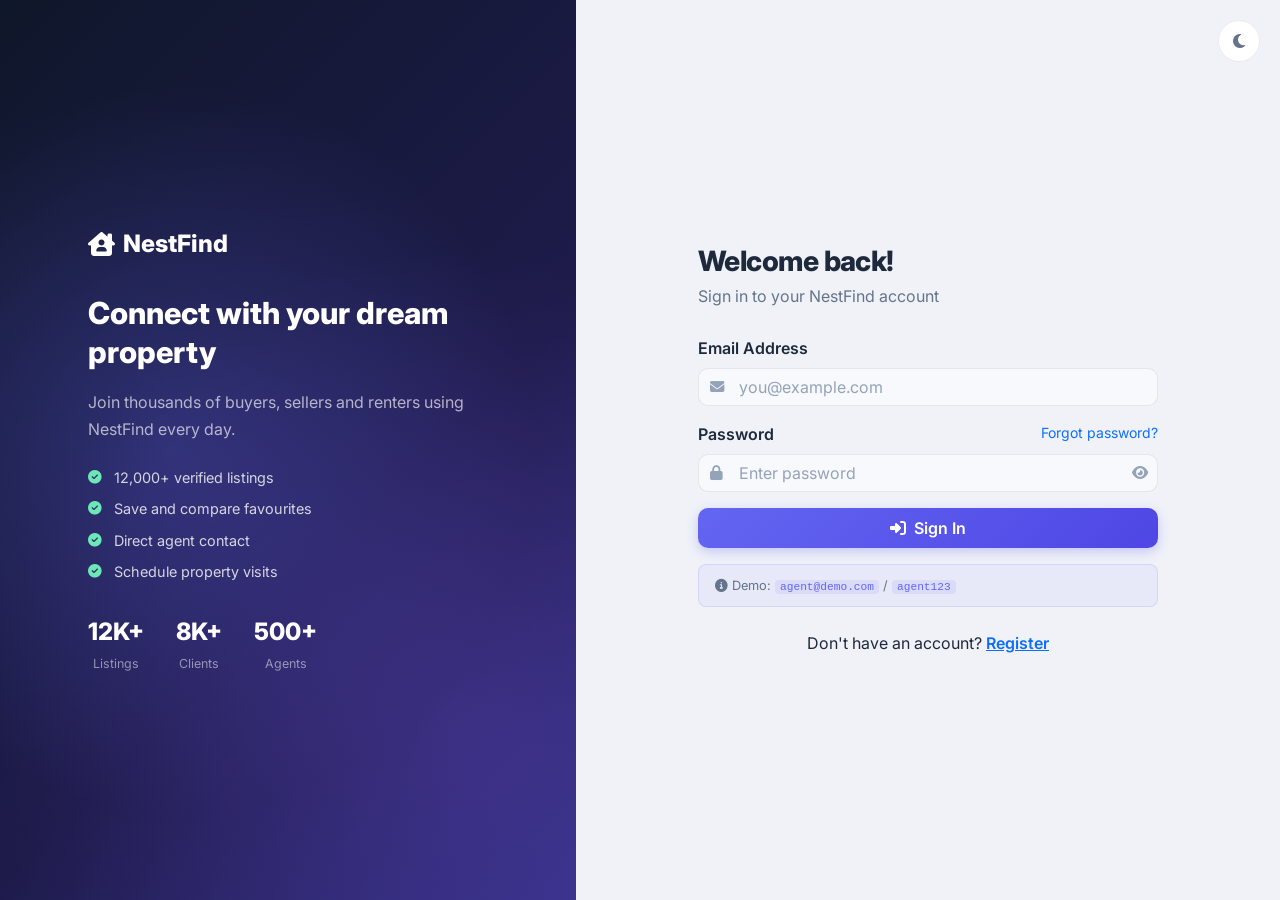
<file: login.html>
<!DOCTYPE html>
<html lang="en" data-theme="light">
<head>
  <meta charset="UTF-8"/><meta name="viewport" content="width=device-width,initial-scale=1.0"/>
  <title>Sign In – NestFind</title>
  <meta name="description" content="Sign in to your NestFind account to manage your property listings and favourites."/>
  <link href="https://cdn.jsdelivr.net/npm/bootstrap@5.3.3/dist/css/bootstrap.min.css" rel="stylesheet"/>
  <link href="https://cdnjs.cloudflare.com/ajax/libs/font-awesome/6.5.0/css/all.min.css" rel="stylesheet"/>
  <link href="https://fonts.googleapis.com/css2?family=Inter:wght@300;400;500;600;700;800&display=swap" rel="stylesheet"/>
  <link rel="stylesheet" href="css/style.css"/>
</head>
<body class="auth-body">
<button class="theme-toggle-floating" id="themeToggle"><i class="fas fa-moon" id="themeIcon"></i></button>
<div class="auth-page-wrapper">
  <div class="auth-left d-none d-lg-flex">
    <div class="auth-left-content">
      <a href="index.html" class="auth-brand-link"><i class="fas fa-house-chimney-user"></i> NestFind</a>
      <h2>Connect with your dream property</h2>
      <p>Join thousands of buyers, sellers and renters using NestFind every day.</p>
      <div class="auth-features">
        <div class="auth-feature"><i class="fas fa-check-circle"></i> 12,000+ verified listings</div>
        <div class="auth-feature"><i class="fas fa-check-circle"></i> Save and compare favourites</div>
        <div class="auth-feature"><i class="fas fa-check-circle"></i> Direct agent contact</div>
        <div class="auth-feature"><i class="fas fa-check-circle"></i> Schedule property visits</div>
      </div>
      <div class="auth-stats-row">
        <div class="auth-stat"><strong>12K+</strong><span>Listings</span></div>
        <div class="auth-stat"><strong>8K+</strong><span>Clients</span></div>
        <div class="auth-stat"><strong>500+</strong><span>Agents</span></div>
      </div>
    </div>
  </div>
  <div class="auth-right">
    <div class="auth-form-box">
      <a href="index.html" class="auth-mobile-brand d-lg-none"><i class="fas fa-house-chimney-user"></i> NestFind</a>
      <h2 class="auth-form-title">Welcome back!</h2>
      <p class="auth-form-sub">Sign in to your NestFind account</p>
      <form id="loginForm" novalidate>
        <div class="mb-3">
          <label class="form-label fw-semibold">Email Address</label>
          <div class="input-group-custom"><i class="fas fa-envelope"></i><input type="email" id="loginEmail" class="form-control" placeholder="you@example.com" required/></div>
          <div class="field-error d-none" id="emailErr">Enter a valid email.</div>
        </div>
        <div class="mb-3">
          <div class="d-flex justify-content-between"><label class="form-label fw-semibold">Password</label><a href="#" class="text-primary small text-decoration-none">Forgot password?</a></div>
          <div class="input-group-custom"><i class="fas fa-lock"></i><input type="password" id="loginPassword" class="form-control" placeholder="Enter password" required/><button type="button" class="pw-toggle" id="pwToggle"><i class="fas fa-eye"></i></button></div>
          <div class="field-error d-none" id="passErr">Password must be at least 6 characters.</div>
        </div>
        <div id="loginAlert" class="alert d-none mb-3"></div>
        <button type="submit" class="btn btn-primary-custom w-100 py-2 mb-3">
          <span id="loginBtnText"><i class="fas fa-sign-in-alt me-2"></i>Sign In</span>
          <span id="loginBtnLoad" class="d-none"><i class="fas fa-spinner fa-spin me-2"></i>Signing in...</span>
        </button>
        <div class="demo-hint"><i class="fas fa-circle-info me-1"></i>Demo: <code>agent@demo.com</code> / <code>agent123</code></div>
      </form>
      <p class="text-center mt-4 mb-0">Don't have an account? <a href="register.html" class="text-primary fw-semibold">Register</a></p>
    </div>
  </div>
</div>
<div class="toast-container position-fixed bottom-0 end-0 p-3" id="toastContainer"></div>
<script src="https://cdn.jsdelivr.net/npm/bootstrap@5.3.3/dist/js/bootstrap.bundle.min.js"></script>
<script src="js/theme.js"></script><script src="js/auth.js"></script>
</body>
</html>
</file>
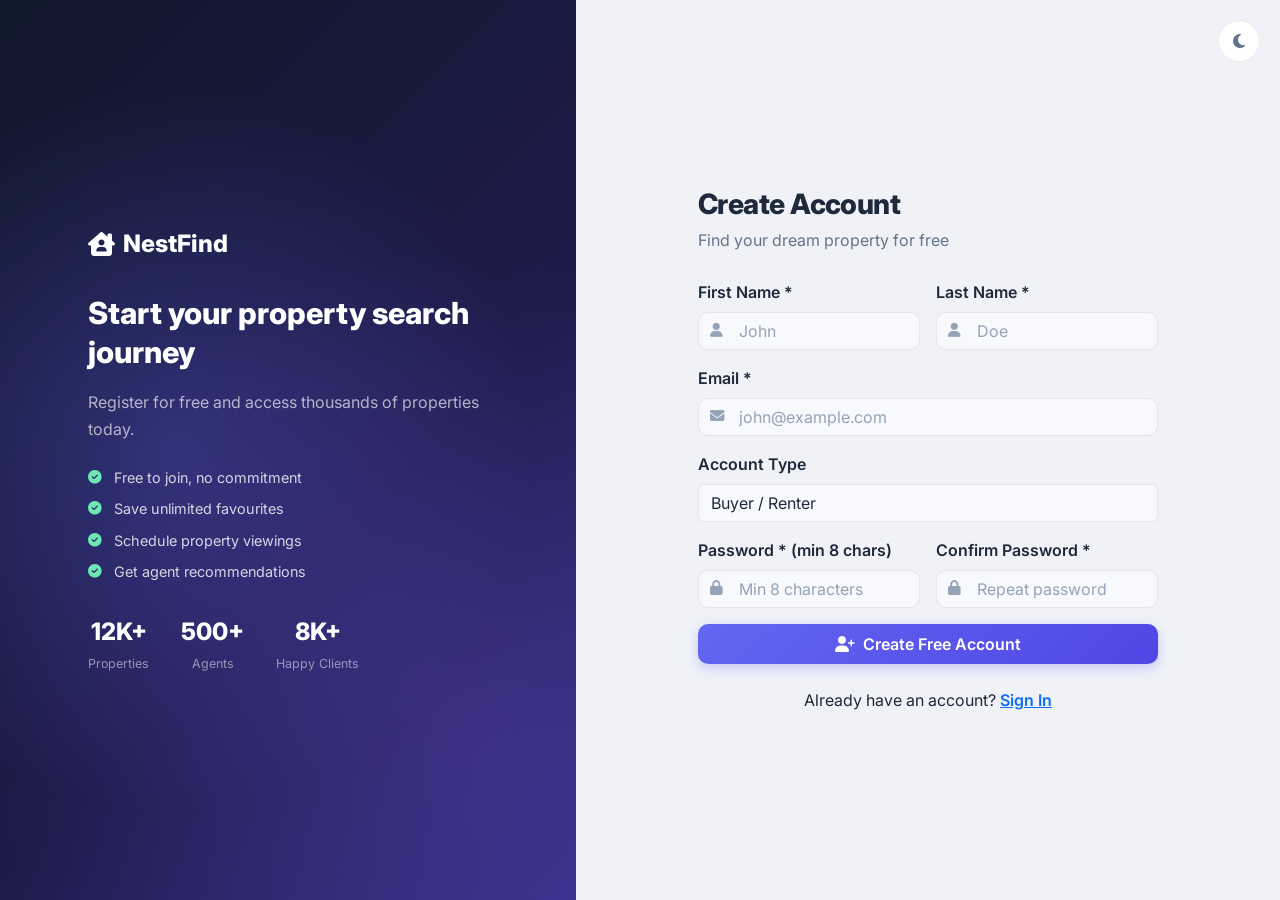
<file: register.html>
<!DOCTYPE html>
<html lang="en" data-theme="light">
<head>
  <meta charset="UTF-8"/><meta name="viewport" content="width=device-width,initial-scale=1.0"/>
  <title>Register – NestFind</title>
  <meta name="description" content="Create your NestFind account and start searching for your dream property today."/>
  <link href="https://cdn.jsdelivr.net/npm/bootstrap@5.3.3/dist/css/bootstrap.min.css" rel="stylesheet"/>
  <link href="https://cdnjs.cloudflare.com/ajax/libs/font-awesome/6.5.0/css/all.min.css" rel="stylesheet"/>
  <link href="https://fonts.googleapis.com/css2?family=Inter:wght@300;400;500;600;700;800&display=swap" rel="stylesheet"/>
  <link rel="stylesheet" href="css/style.css"/>
</head>
<body class="auth-body">
<button class="theme-toggle-floating" id="themeToggle"><i class="fas fa-moon" id="themeIcon"></i></button>
<div class="auth-page-wrapper">
  <div class="auth-left d-none d-lg-flex">
    <div class="auth-left-content">
      <a href="index.html" class="auth-brand-link"><i class="fas fa-house-chimney-user"></i> NestFind</a>
      <h2>Start your property search journey</h2>
      <p>Register for free and access thousands of properties today.</p>
      <div class="auth-features">
        <div class="auth-feature"><i class="fas fa-check-circle"></i> Free to join, no commitment</div>
        <div class="auth-feature"><i class="fas fa-check-circle"></i> Save unlimited favourites</div>
        <div class="auth-feature"><i class="fas fa-check-circle"></i> Schedule property viewings</div>
        <div class="auth-feature"><i class="fas fa-check-circle"></i> Get agent recommendations</div>
      </div>
      <div class="auth-stats-row">
        <div class="auth-stat"><strong>12K+</strong><span>Properties</span></div>
        <div class="auth-stat"><strong>500+</strong><span>Agents</span></div>
        <div class="auth-stat"><strong>8K+</strong><span>Happy Clients</span></div>
      </div>
    </div>
  </div>
  <div class="auth-right">
    <div class="auth-form-box">
      <a href="index.html" class="auth-mobile-brand d-lg-none"><i class="fas fa-house-chimney-user"></i> NestFind</a>
      <h2 class="auth-form-title">Create Account</h2>
      <p class="auth-form-sub">Find your dream property for free</p>
      <form id="registerForm" novalidate>
        <div class="row g-3">
          <div class="col-6">
            <label class="form-label fw-semibold">First Name *</label>
            <div class="input-group-custom"><i class="fas fa-user"></i><input type="text" id="regFirstName" class="form-control" placeholder="John" required/></div>
          </div>
          <div class="col-6">
            <label class="form-label fw-semibold">Last Name *</label>
            <div class="input-group-custom"><i class="fas fa-user"></i><input type="text" id="regLastName" class="form-control" placeholder="Doe" required/></div>
          </div>
          <div class="col-12">
            <label class="form-label fw-semibold">Email *</label>
            <div class="input-group-custom"><i class="fas fa-envelope"></i><input type="email" id="regEmail" class="form-control" placeholder="john@example.com" required/></div>
            <div class="field-error d-none" id="regEmailErr">Enter a valid email.</div>
          </div>
          <div class="col-12">
            <label class="form-label fw-semibold">Account Type</label>
            <select class="form-select" id="regAccountType"><option value="buyer">Buyer / Renter</option><option value="agent">Property Agent</option><option value="owner">Property Owner</option></select>
          </div>
          <div class="col-md-6">
            <label class="form-label fw-semibold">Password * (min 8 chars)</label>
            <div class="input-group-custom"><i class="fas fa-lock"></i><input type="password" id="regPassword" class="form-control" placeholder="Min 8 characters" required/></div>
          </div>
          <div class="col-md-6">
            <label class="form-label fw-semibold">Confirm Password *</label>
            <div class="input-group-custom"><i class="fas fa-lock"></i><input type="password" id="regConfirmPass" class="form-control" placeholder="Repeat password" required/></div>
            <div class="field-error d-none" id="regPassErr">Passwords do not match.</div>
          </div>
        </div>
        <div id="registerAlert" class="alert d-none mt-3"></div>
        <button type="submit" class="btn btn-primary-custom w-100 py-2 mt-3">
          <span id="regBtnText"><i class="fas fa-user-plus me-2"></i>Create Free Account</span>
          <span id="regBtnLoad" class="d-none"><i class="fas fa-spinner fa-spin me-2"></i>Creating account...</span>
        </button>
      </form>
      <p class="text-center mt-4 mb-0">Already have an account? <a href="login.html" class="text-primary fw-semibold">Sign In</a></p>
    </div>
  </div>
</div>
<div class="toast-container position-fixed bottom-0 end-0 p-3" id="toastContainer"></div>
<script src="https://cdn.jsdelivr.net/npm/bootstrap@5.3.3/dist/js/bootstrap.bundle.min.js"></script>
<script src="js/theme.js"></script><script src="js/auth.js"></script>
</body>
</html>
</file>
<file: css/style.css>
/* =====================================================
   NestFind – Real Estate Website Styles
   Dark/Light theme, responsive, premium design
===================================================== */
@import url('https://fonts.googleapis.com/css2?family=Inter:wght@300;400;500;600;700;800;900&display=swap');

:root {
  --primary:#6366f1; --primary-dark:#4f46e5; --secondary:#8b5cf6;
  --success:#10b981; --warning:#f59e0b; --danger:#ef4444; --info:#06b6d4; --orange:#f97316;
  --bg-body:#f0f2f8; --bg-surface:#ffffff; --bg-surface-2:#f8f9fc;
  --border:rgba(0,0,0,0.08); --text-primary:#1e293b; --text-secondary:#64748b; --text-muted:#94a3b8;
  --navbar-bg:rgba(255,255,255,0.95); --shadow-sm:0 2px 8px rgba(0,0,0,.06);
  --shadow-md:0 4px 20px rgba(0,0,0,.09); --shadow-lg:0 8px 40px rgba(0,0,0,.12);
  --radius:14px; --radius-sm:8px; --transition:all .25s cubic-bezier(.4,0,.2,1);
}
[data-theme="dark"] {
  --bg-body:#0b0f1a; --bg-surface:#151c2c; --bg-surface-2:#1a2235;
  --border:rgba(255,255,255,.08); --text-primary:#f1f5f9; --text-secondary:#94a3b8; --text-muted:#64748b;
  --navbar-bg:rgba(21,28,44,.97); --shadow-sm:0 2px 8px rgba(0,0,0,.3);
  --shadow-md:0 4px 20px rgba(0,0,0,.4); --shadow-lg:0 8px 40px rgba(0,0,0,.5);
}
*,*::before,*::after{box-sizing:border-box;margin:0;padding:0}
html{scroll-behavior:smooth}
body{font-family:'Inter',sans-serif;background:var(--bg-body);color:var(--text-primary);transition:var(--transition);min-height:100vh}
.text-gradient{background:linear-gradient(135deg,var(--primary),var(--secondary));-webkit-background-clip:text;-webkit-text-fill-color:transparent;background-clip:text}

/* Navbar */
.main-nav{background:var(--navbar-bg)!important;backdrop-filter:blur(20px);border-bottom:1px solid var(--border);padding:.75rem 0;transition:var(--transition)}
.main-nav .navbar-brand{font-size:1.4rem;font-weight:800;color:var(--primary)!important;letter-spacing:-.5px}
.main-nav .nav-link{color:var(--text-secondary)!important;font-weight:500;font-size:.9rem;padding:.5rem .85rem!important;border-radius:8px;transition:var(--transition)}
.main-nav .nav-link:hover,.main-nav .nav-link.active{color:var(--primary)!important;background:rgba(99,102,241,.08)}
.icon-btn{width:38px;height:38px;border:1px solid var(--border);background:var(--bg-surface);border-radius:10px;color:var(--text-secondary);display:flex;align-items:center;justify-content:center;cursor:pointer;font-size:.95rem;transition:var(--transition);text-decoration:none}
.icon-btn:hover{background:var(--primary);color:#fff;border-color:var(--primary)}
.btn-primary-custom{background:linear-gradient(135deg,var(--primary),var(--primary-dark));color:#fff;border:none;border-radius:10px;font-weight:600;transition:var(--transition);box-shadow:0 4px 12px rgba(99,102,241,.3)}
.btn-primary-custom:hover{background:linear-gradient(135deg,var(--primary-dark),#3730a3);color:#fff;transform:translateY(-1px);box-shadow:0 6px 18px rgba(99,102,241,.4)}
.profile-pill{display:flex;align-items:center;gap:.5rem;background:var(--bg-surface-2);border:1px solid var(--border);border-radius:999px;padding:.3rem .8rem;cursor:pointer;color:var(--text-primary);font-size:.875rem;font-weight:500;transition:var(--transition)}
.profile-pill:hover{border-color:var(--primary)}

/* Hero */
.hero-section{position:relative;background:linear-gradient(135deg,#0f172a 0%,#1e1b4b 60%,#0f172a 100%);min-height:580px;display:flex;align-items:center;overflow:hidden}
.hero-section::before{content:'';position:absolute;inset:0;background:radial-gradient(circle at 30% 50%,rgba(99,102,241,.25) 0%,transparent 60%),radial-gradient(circle at 75% 70%,rgba(139,92,246,.15) 0%,transparent 50%)}
.hero-content{position:relative;z-index:2;color:#fff;padding:4rem 0}
.hero-badge{display:inline-flex;align-items:center;background:rgba(99,102,241,.2);border:1px solid rgba(99,102,241,.35);color:#a5b4fc;padding:.4rem 1rem;border-radius:999px;font-size:.8rem;font-weight:600;margin-bottom:1rem}
.hero-title{font-size:clamp(2rem,5vw,3.5rem);font-weight:900;line-height:1.15;margin-bottom:1rem;letter-spacing:-.02em}
.hero-subtitle{font-size:1.05rem;color:rgba(255,255,255,.7);max-width:520px;margin-bottom:2rem;line-height:1.7}
.hero-search-card{background:rgba(255,255,255,.08);backdrop-filter:blur(20px);border:1px solid rgba(255,255,255,.15);border-radius:20px;padding:1.75rem}
.hero-search-card .form-control,.hero-search-card .form-select{background:rgba(255,255,255,.08);border-color:rgba(255,255,255,.15);color:#fff;border-radius:10px}
.hero-search-card .form-control:focus,.hero-search-card .form-select:focus{border-color:var(--primary);box-shadow:0 0 0 3px rgba(99,102,241,.25);background:rgba(255,255,255,.12);color:#fff}
.hero-search-card .form-control::placeholder,.hero-search-card .form-select option{color:rgba(255,255,255,.5)}
.hero-search-card label{color:rgba(255,255,255,.75);font-size:.8rem;font-weight:600;text-transform:uppercase;letter-spacing:.05em;margin-bottom:.4rem}
.hero-stats{display:flex;gap:3rem;margin-top:2rem}
.hero-stat strong{display:block;font-size:1.5rem;font-weight:800;color:#fff}
.hero-stat span{font-size:.78rem;color:rgba(255,255,255,.5)}

/* Section */
.section-pad{padding:5rem 0}
.bg-alt{background:var(--bg-surface)}
.section-header{margin-bottom:3rem}
.section-title{font-size:clamp(1.6rem,3vw,2.4rem);font-weight:800;margin-bottom:.5rem;letter-spacing:-.02em}
.section-sub{color:var(--text-secondary);font-size:1rem}

/* Property Card */
.property-card{background:var(--bg-surface);border:1px solid var(--border);border-radius:var(--radius);overflow:hidden;transition:var(--transition);height:100%}
.property-card:hover{transform:translateY(-4px);box-shadow:var(--shadow-lg)}
.property-thumb{height:220px;position:relative;display:flex;align-items:center;justify-content:center;font-size:4rem;color:rgba(255,255,255,.6);overflow:hidden}
.property-badge{position:absolute;top:.75rem;left:.75rem;font-size:.72rem;font-weight:700;padding:.3rem .75rem;border-radius:999px}
.property-badge-for-sale{background:rgba(99,102,241,.85);color:#fff}
.property-badge-for-rent{background:rgba(16,185,129,.85);color:#fff}
.property-fav-btn{position:absolute;top:.75rem;right:.75rem;width:34px;height:34px;border-radius:50%;background:rgba(255,255,255,.15);backdrop-filter:blur(8px);border:none;cursor:pointer;display:flex;align-items:center;justify-content:center;color:#fff;font-size:.85rem;transition:var(--transition)}
.property-fav-btn:hover{background:var(--danger)}
.property-fav-btn.active{background:var(--danger)}
.property-price-tag{position:absolute;bottom:.75rem;left:.75rem;background:rgba(0,0,0,.5);backdrop-filter:blur(8px);color:#fff;padding:.3rem .75rem;border-radius:8px;font-weight:800;font-size:.95rem}
.property-body{padding:1.1rem}
.property-type{font-size:.72rem;font-weight:700;text-transform:uppercase;letter-spacing:.06em;color:var(--primary);margin-bottom:.4rem}
.property-title{font-size:.95rem;font-weight:700;margin-bottom:.3rem;color:var(--text-primary)}
.property-location{font-size:.8rem;color:var(--text-muted);margin-bottom:.75rem;display:flex;align-items:center;gap:.3rem}
.property-specs{display:flex;gap:.85rem;flex-wrap:wrap;font-size:.78rem;color:var(--text-secondary);padding-top:.75rem;border-top:1px solid var(--border)}
.property-specs span{display:flex;align-items:center;gap:.3rem}

/* Stats */
.stats-bar{background:var(--bg-surface);border-bottom:1px solid var(--border);padding:1.5rem 0}
.stats-bar-grid{display:grid;grid-template-columns:repeat(4,1fr);text-align:center;gap:1rem}
.stats-bar-grid .num{font-size:1.8rem;font-weight:800;color:var(--primary)}
.stats-bar-grid .lbl{font-size:.8rem;color:var(--text-muted);margin-top:.2rem}

/* Filter Sidebar */
.filter-box{background:var(--bg-surface);border:1px solid var(--border);border-radius:var(--radius);padding:1.5rem;position:sticky;top:85px}
.filter-title{font-size:.95rem;font-weight:700;margin-bottom:1.25rem}
.filter-group{margin-bottom:1.25rem;padding-bottom:1.25rem;border-bottom:1px solid var(--border)}
.filter-group:last-child{border:0;margin:0;padding:0}
.filter-label{font-size:.75rem;font-weight:700;text-transform:uppercase;letter-spacing:.06em;color:var(--text-muted);display:block;margin-bottom:.6rem}
.search-box-sm{display:flex;align-items:center;gap:.5rem;background:var(--bg-surface-2);border:1px solid var(--border);border-radius:8px;padding:.45rem .9rem}
.search-box-sm:focus-within{border-color:var(--primary)}
.search-box-sm i{color:var(--text-muted);font-size:.85rem}
.search-box-sm input{border:none;outline:none;background:transparent;font-size:.875rem;width:100%;color:var(--text-primary)}
.search-box-sm input::placeholder{color:var(--text-muted)}

/* Page Hero */
.page-hero{background:linear-gradient(135deg,var(--primary) 0%,var(--secondary) 100%);color:#fff;padding:3.5rem 0;text-align:center}
.page-hero h1{font-size:2.2rem;font-weight:800;margin-bottom:.5rem;color:#fff;letter-spacing:-.02em}
.page-hero p{color:rgba(255,255,255,.75);font-size:1rem;margin:0}

/* Property Detail */
.detail-gallery{display:grid;grid-template-columns:2fr 1fr 1fr;grid-template-rows:200px 200px;gap:.75rem;border-radius:var(--radius);overflow:hidden;margin-bottom:2rem}
.detail-gallery>div:first-child{grid-row:1/3;display:flex;align-items:center;justify-content:center;font-size:6rem;color:rgba(255,255,255,.5)}
.detail-gallery>div{display:flex;align-items:center;justify-content:center;font-size:3rem;color:rgba(255,255,255,.4)}
.detail-specs-grid{display:grid;grid-template-columns:repeat(4,1fr);gap:1rem;margin-bottom:2rem}
.spec-item{background:var(--bg-surface);border:1px solid var(--border);border-radius:var(--radius-sm);padding:1rem;text-align:center}
.spec-item i{font-size:1.4rem;color:var(--primary);margin-bottom:.5rem}
.spec-item strong{display:block;font-size:1.1rem;font-weight:700}
.spec-item small{color:var(--text-muted);font-size:.75rem}
.amenity-tag{display:inline-flex;align-items:center;gap:.4rem;background:rgba(99,102,241,.08);color:var(--primary);border:1px solid rgba(99,102,241,.2);border-radius:8px;padding:.3rem .75rem;font-size:.8rem;font-weight:500;margin:.25rem}
.map-placeholder{background:linear-gradient(135deg,#0f172a,#1e293b);border-radius:var(--radius);height:260px;display:flex;align-items:center;justify-content:center;flex-direction:column;gap:.75rem;color:rgba(255,255,255,.5);font-size:.9rem}

/* Auth */
.auth-body{background:var(--bg-body)}
.auth-page-wrapper{display:flex;min-height:100vh}
.auth-left{width:45%;background:linear-gradient(135deg,#0f172a 0%,#1e1b4b 60%,#312e81 100%);display:flex;align-items:center;justify-content:center;padding:3rem;position:relative;overflow:hidden}
.auth-left::before{content:'';position:absolute;inset:0;background:radial-gradient(circle at 30% 50%,rgba(99,102,241,.3) 0%,transparent 60%),radial-gradient(circle at 80% 80%,rgba(139,92,246,.2) 0%,transparent 55%)}
.auth-left-content{position:relative;z-index:2;max-width:400px}
.auth-brand-link{font-size:1.5rem;font-weight:800;color:#fff;text-decoration:none;display:inline-flex;align-items:center;gap:.5rem;margin-bottom:2rem}
.auth-left-content h2{font-size:1.9rem;font-weight:800;color:#fff;margin-bottom:1rem;line-height:1.3}
.auth-left-content p{color:rgba(255,255,255,.65);line-height:1.7;margin-bottom:1.5rem}
.auth-features{display:flex;flex-direction:column;gap:.6rem;margin-bottom:2rem}
.auth-feature{display:flex;align-items:center;gap:.75rem;color:rgba(255,255,255,.8);font-size:.9rem}
.auth-feature i{color:#6ee7b7;font-size:.85rem}
.auth-stats-row{display:flex;gap:2rem}
.auth-stat{text-align:center}
.auth-stat strong{display:block;font-size:1.5rem;font-weight:800;color:#fff}
.auth-stat span{font-size:.78rem;color:rgba(255,255,255,.5)}
.auth-right{flex:1;display:flex;align-items:center;justify-content:center;padding:2rem;overflow-y:auto}
.auth-form-box{width:100%;max-width:460px}
.auth-mobile-brand{display:flex;align-items:center;gap:.5rem;font-size:1.4rem;font-weight:800;color:var(--primary);text-decoration:none;margin-bottom:2rem;justify-content:center}
.auth-form-title{font-size:1.75rem;font-weight:800;color:var(--text-primary);margin-bottom:.35rem;letter-spacing:-.02em}
.auth-form-sub{color:var(--text-secondary);margin-bottom:1.75rem}
.input-group-custom{position:relative;display:flex;align-items:center}
.input-group-custom>i:first-child{position:absolute;left:12px;color:var(--text-muted);font-size:.9rem;z-index:2}
.input-group-custom .form-control{padding-left:2.5rem;background:var(--bg-surface-2);border-color:var(--border);color:var(--text-primary);border-radius:10px}
.input-group-custom .form-control:focus{border-color:var(--primary);box-shadow:0 0 0 3px rgba(99,102,241,.12);background:var(--bg-surface)}
.input-group-custom .form-control::placeholder{color:var(--text-muted)}
.pw-toggle{position:absolute;right:10px;top:50%;transform:translateY(-50%);background:none;border:none;color:var(--text-muted);cursor:pointer;font-size:.9rem;z-index:2}
.pw-toggle:hover{color:var(--primary)}
.demo-hint{background:rgba(99,102,241,.06);border:1px solid rgba(99,102,241,.15);border-radius:8px;padding:.65rem 1rem;font-size:.8rem;color:var(--text-secondary)}
.demo-hint code{background:rgba(99,102,241,.1);color:var(--primary);padding:1px 5px;border-radius:4px}
.theme-toggle-floating{position:fixed;top:1.25rem;right:1.25rem;width:42px;height:42px;border-radius:50%;border:1px solid var(--border);background:var(--bg-surface);color:var(--text-secondary);cursor:pointer;display:flex;align-items:center;justify-content:center;font-size:1rem;transition:var(--transition);z-index:1000}
.theme-toggle-floating:hover{background:var(--primary);color:#fff;border-color:var(--primary)}

/* Dropdown */
.dropdown-menu{background:var(--bg-surface);border:1px solid var(--border);border-radius:var(--radius-sm);box-shadow:var(--shadow-lg);padding:.4rem}
.dropdown-item{border-radius:7px;padding:.5rem .85rem;font-size:.875rem;color:var(--text-primary);transition:var(--transition);display:flex;align-items:center}
.dropdown-item:hover{background:var(--bg-surface-2);color:var(--primary)}
.dropdown-item.text-danger:hover{background:rgba(239,68,68,.08);color:var(--danger)!important}

/* Forms */
.form-control,.form-select{background:var(--bg-surface-2);border-color:var(--border);color:var(--text-primary)}
.form-control:focus,.form-select:focus{background:var(--bg-surface);border-color:var(--primary);box-shadow:0 0 0 3px rgba(99,102,241,.12);color:var(--text-primary)}
.form-control::placeholder{color:var(--text-muted)}

/* Toast */
.toast-custom{background:var(--bg-surface);border:1px solid var(--border);border-radius:var(--radius-sm);box-shadow:var(--shadow-lg);min-width:280px;display:flex;align-items:center;gap:.75rem;padding:.85rem 1rem;margin-bottom:.5rem;animation:slideUp .3s ease}
.toast-icon{width:34px;height:34px;border-radius:9px;display:flex;align-items:center;justify-content:center;font-size:.9rem;flex-shrink:0}
.toast-success .toast-icon{background:rgba(16,185,129,.12);color:var(--success)}
.toast-error .toast-icon{background:rgba(239,68,68,.12);color:var(--danger)}
.toast-info .toast-icon{background:rgba(6,182,212,.12);color:var(--info)}
.toast-warning .toast-icon{background:rgba(245,158,11,.12);color:var(--warning)}
.toast-msg{font-size:.875rem;color:var(--text-primary)}
@keyframes slideUp{from{opacity:0;transform:translateY(12px)}to{opacity:1;transform:translateY(0)}}

/* Pagination */
.pagination .page-link{color:var(--text-secondary);border-color:var(--border);background:var(--bg-surface);font-size:.8rem;border-radius:8px!important;margin:0 2px;transition:var(--transition)}
.pagination .page-item.active .page-link{background:var(--primary);border-color:var(--primary);color:#fff}
.pagination .page-link:hover{background:var(--primary);border-color:var(--primary);color:#fff}

/* Favourites */
.fav-empty{text-align:center;padding:5rem 2rem}
.fav-empty i{font-size:4rem;opacity:.2;display:block;margin-bottom:1rem}

/* Feature cards */
.feature-card{background:var(--bg-surface);border:1px solid var(--border);border-radius:var(--radius);padding:2rem 1.5rem;text-align:center;transition:var(--transition)}
.feature-card:hover{transform:translateY(-4px);box-shadow:var(--shadow-md)}
.feature-icon{width:60px;height:60px;border-radius:16px;display:flex;align-items:center;justify-content:center;font-size:1.5rem;margin:0 auto 1rem}

/* Responsive */
@media(max-width:991.98px){.auth-left{display:none!important}.auth-right{width:100%}.stats-bar-grid{grid-template-columns:repeat(2,1fr)}.detail-gallery{grid-template-columns:1fr 1fr;grid-template-rows:auto}.detail-gallery>div:first-child{grid-row:auto}}
@media(max-width:767.98px){.hero-title{font-size:2rem}.hero-stats{gap:1.5rem}.detail-specs-grid{grid-template-columns:repeat(2,1fr)}}
</file>
